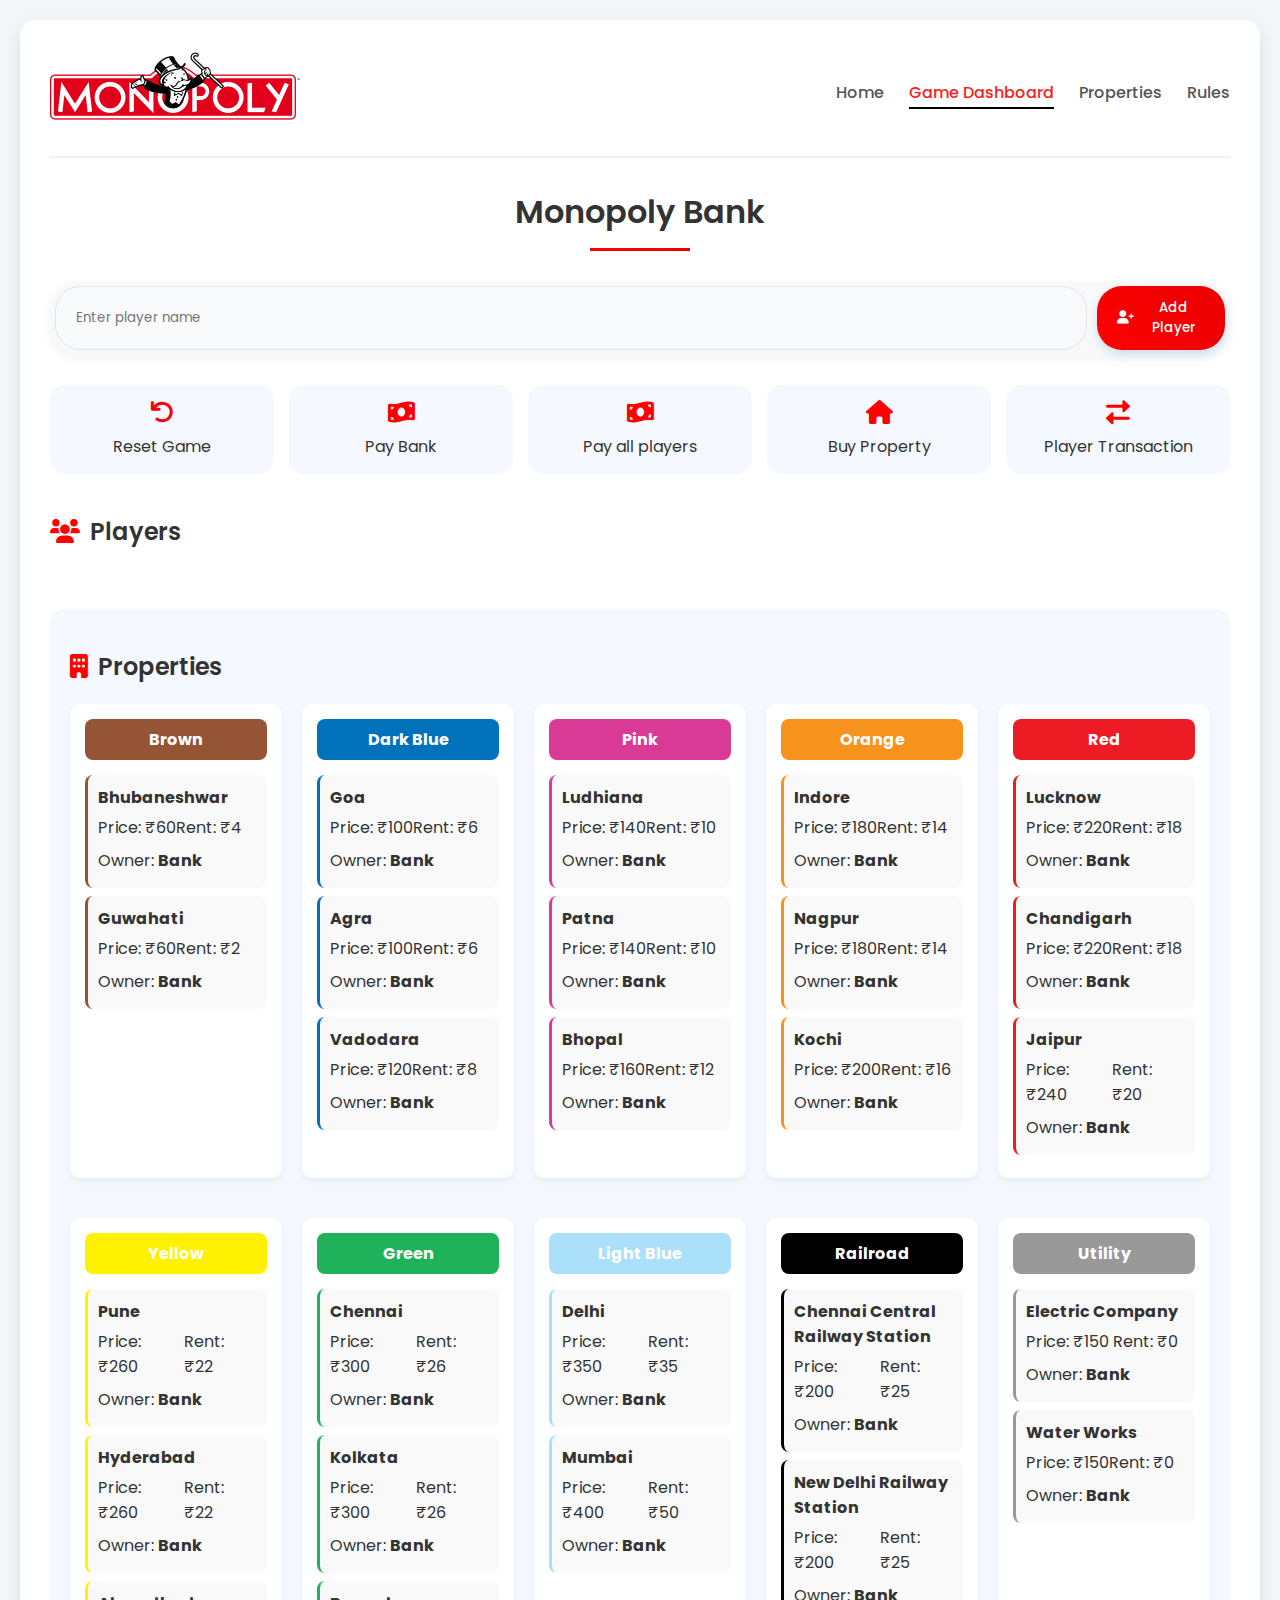
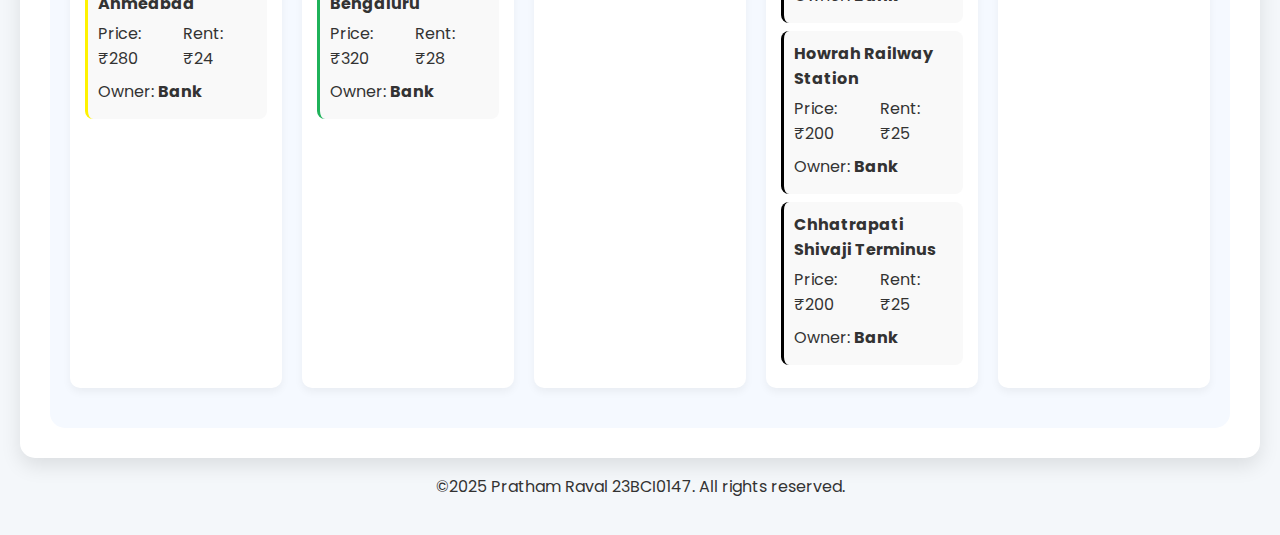
<file: index.html>
<!DOCTYPE html>
<html lang="en">
<head>
    <meta charset="UTF-8">
    <meta name="viewport" content="width=device-width, initial-scale=1.0">
    <title>Monopoly Bank</title>
    <link rel="stylesheet" href="https://cdnjs.cloudflare.com/ajax/libs/font-awesome/6.0.0/css/all.min.css">
    <link rel="stylesheet" href="./style.css">
</head>

<body>
    <div class="container">
        <header>
            <div class="logo">
                <img class="logo-img" src="./Logo.png" alt="Monopoly Logo">
            </div>
            <nav>
                <ul>
                    <li><a href="index.html">Home</a></li>
                    <li><a href="index.html" class="active">Game Dashboard</a></li>
                    <li><a href="#properties" >Properties</a></li>
                    <li><a href="rules.html">Rules</a></li>
                </ul>
            </nav>
        </header>

        <h1 class="page-title">Monopoly Bank</h1>
        
        <div class="input-group">
            <input type="text" id="newPlayerName" placeholder="Enter player name">
            <button onclick="addPlayer()"><i class="fas fa-user-plus"></i> Add Player</button>
        </div>

        <div class="action-buttons">
            <div class="action-button" onclick="resetDataWithPasskey()">
                <i class="fas fa-undo  "></i>
                <span>Reset Game</span>
            </div>
            <div class="action-button" onclick="payBank()">
                <i class="fas fa-money-bill-wave"></i>
                <span>Pay Bank</span>
            </div>
            <div class="action-button" onclick="payAllPlayers()">
                <i class="fas fa-money-bill-wave"></i>
                <span>Pay all players</span>
            </div>
            <div class="action-button" onclick="showPropertyModal()">
                <i class="fas fa-home"></i>
                <span>Buy Property</span>
            </div>
        </div>

        <div class="main-content">
            <h2 class="section-title"><i class="fas fa-users"></i> Players</h2>
            <div id="playersContainer" class="players-grid">
                <div class="player-card">
                    <div class="player-info">
                        <div class="player-avatar">JD</div>
                        <h3 class="player-name">John Doe</h3>
                    </div>
                    <div class="player-balance">$1,500</div>
                    <div class="player-properties">
                        <span class="property-chip">Oriental Avenue</span>
                        <span class="property-chip">Vermont Avenue</span>
                    </div>
                    <div class="player-actions">
                        <button><i class="fas fa-plus"></i> Add</button>
                        <button><i class="fas fa-minus"></i> Pay</button>
                    </div>
                </div>
            </div>
        </div>
        
        <div id="properties" class="properties-section">
            <h2 class="section-title"><i class="fas fa-building"></i> Properties</h2>
            <div id="propertiesContainer" class="property-groups">
                <div class="property-group">
                    <div class="property-group-header" style="background-color: #955436;">Brown</div>
                    <div class="property-item">
                        <span class="property-name">Mediterranean Avenue</span>
                        <span class="property-price">&#8377;60</span>
                    </div>
                    <div class="property-item">
                        <span class="property-name">Baltic Avenue</span>
                        <span class="property-price">&#8377;60</span>
                    </div>
                </div>
            </div>
        </div>
    </div>

    <div id="transactionModal" style="display: none; position: fixed; top: 0; left: 0; width: 100%; height: 100%; background-color: rgba(0,0,0,0.5); justify-content: center; align-items: center;">
        <div class="transaction-modal">
            <h2 class="modal-title">Transaction</h2>
            <div class="modal-input">
                <input type="number" id="transactionAmount" placeholder="Enter amount">
            </div>
            <div class="modal-actions">
                <button onclick="cancelTransaction()"><i class="fas fa-times"></i> Cancel</button>
                <button onclick="confirmTransaction()"><i class="fas fa-check"></i> Confirm</button>
            </div>
        </div>
    </div>

    <div id="propertyModal" style="display: none; position: fixed; top: 0; left: 0; width: 100%; height: 100%; background-color: rgba(0,0,0,0.5); justify-content: center; align-items: center;">
        <div class="property-modal">
            <h2 class="modal-title">Buy Property</h2>
            <div class="modal-input">
                <select id="propertySelect">
                    <!-- Properties will be added here -->
                </select>
            </div>
            <div class="modal-input">
                <select id="playerSelect">
                    <!-- Players will be added here -->
                </select>
            </div>
            <div class="modal-actions">
                <button onclick="cancelPropertyPurchase()"><i class="fas fa-times"></i> Cancel</button>
                <button onclick="confirmPropertyPurchase()"><i class="fas fa-check"></i> Buy Property</button>
            </div>
        </div>
    </div>
    <footer style="text-align: center;">
        <div>
          <p className="text-sm">&copy;2025 Pratham Raval 23BCI0147. All rights reserved.</p>
        </div>
      </footer>

    <script src="./script.js"></script>
</body>
</html>
</file>
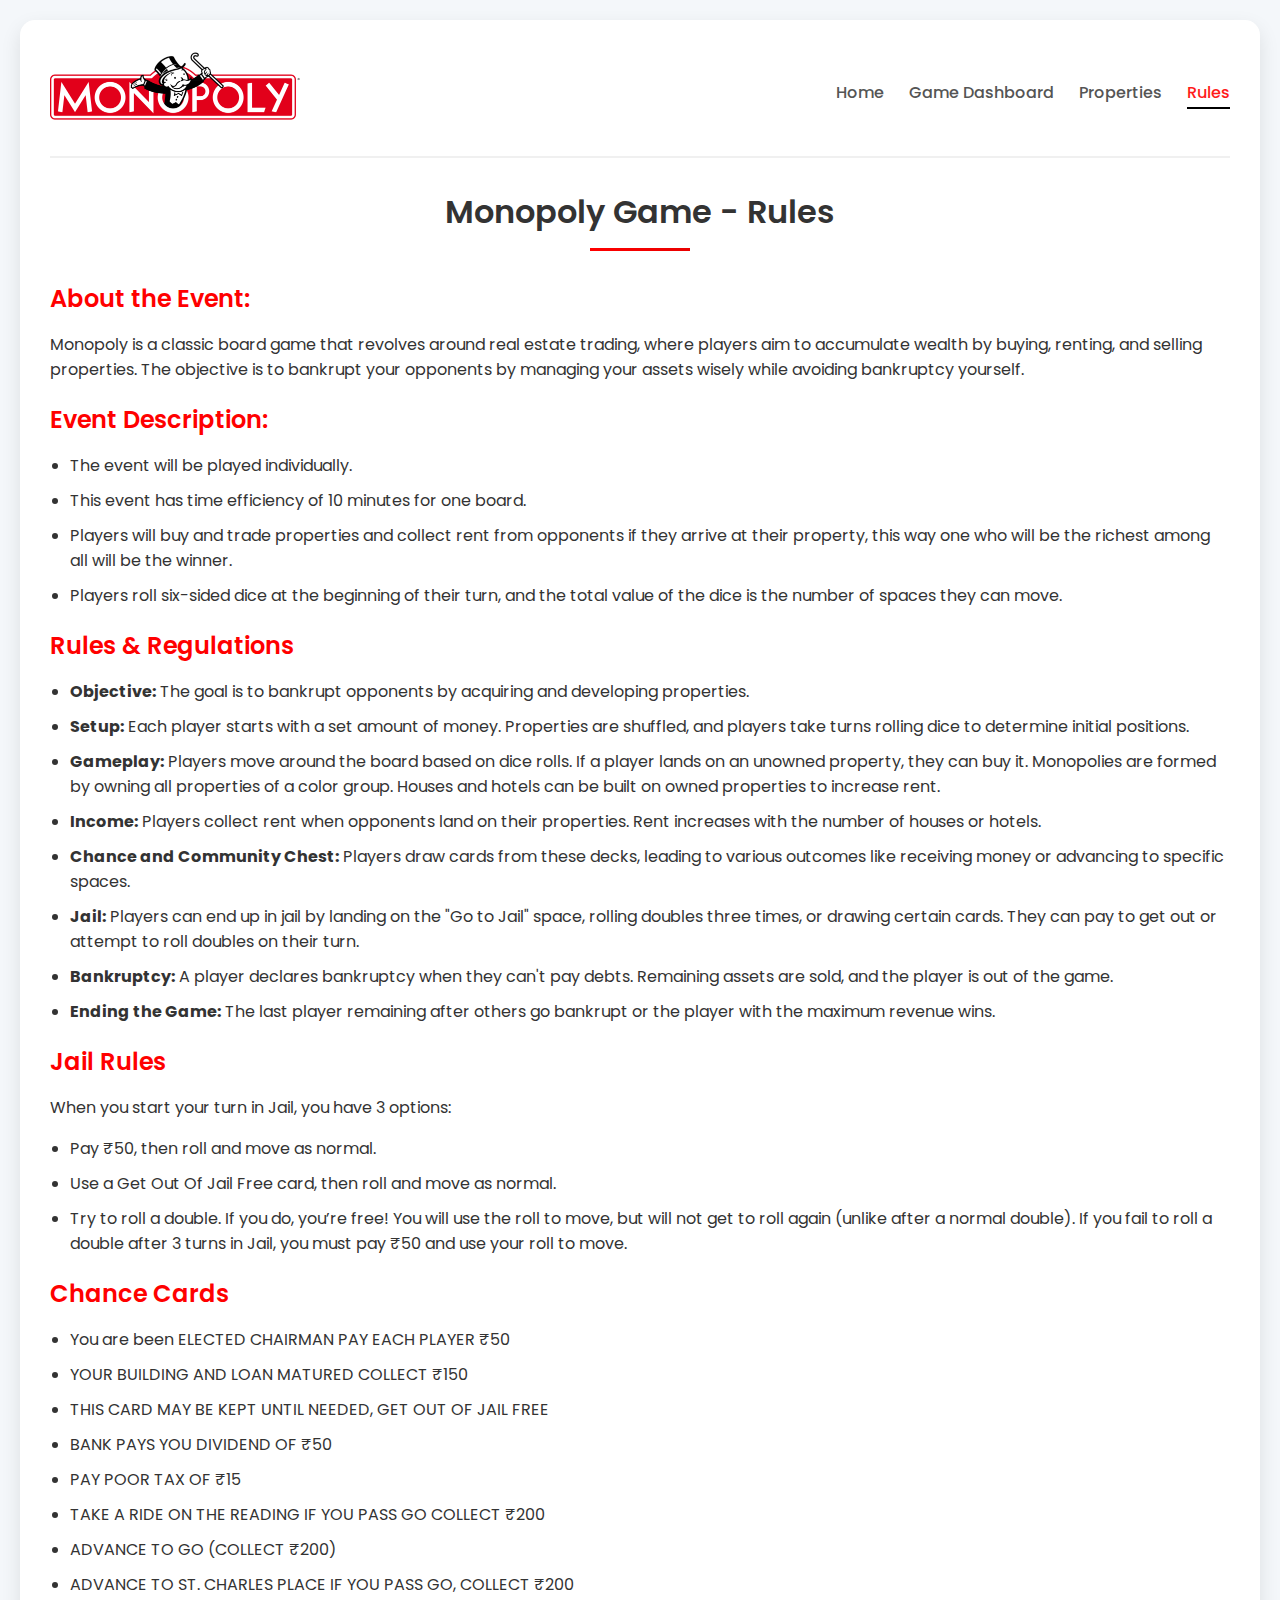
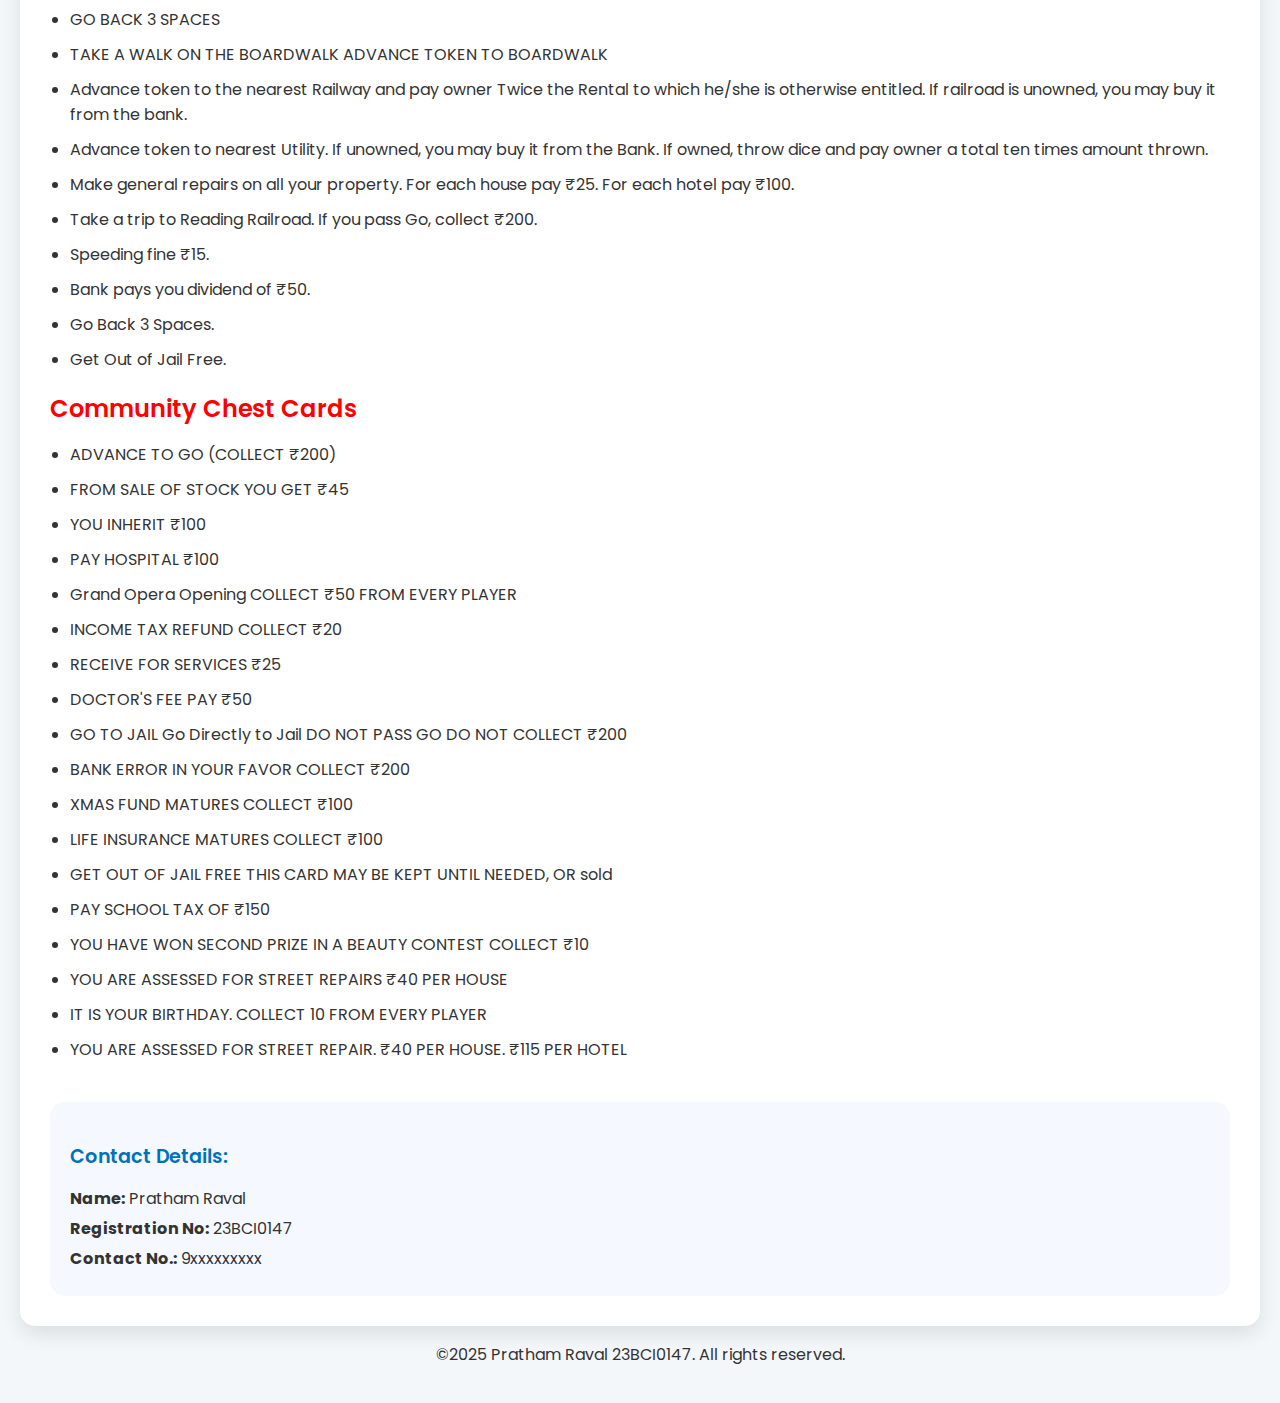
<file: rules.html>
<!DOCTYPE html>
<html lang="en">
<head>
    <meta charset="UTF-8">
    <meta name="viewport" content="width=device-width, initial-scale=1.0">
    <title>Monopoly Bank - Rules</title>
    <link rel="stylesheet" href="https://cdnjs.cloudflare.com/ajax/libs/font-awesome/6.0.0/css/all.min.css">
    <link rel="stylesheet" href="./style.css">
    <style>
        /* Additional Styles */
        .container {
            max-width: 1200px;
            margin: 0 auto;
            background-color: white;
            padding: 30px;
            border-radius: 15px;
            box-shadow: 0 8px 20px rgba(0,0,0,0.1);
        }
        
        header {
            display: flex;
            justify-content: space-between;
            align-items: center;
            margin-bottom: 30px;
            padding-bottom: 20px;
            border-bottom: 2px solid #f0f0f0;
        }
        
        .logo {
            display: flex;
            align-items: center;
            gap: 15px;
        }
        
        .logo-img{
            width :250px;
        }
        
        .logo h1 {
            margin: 0;
            font-size: 1.8rem;
            background: linear-gradient(90deg, #ff0000, #e90000);
            -webkit-background-clip: text;
            -webkit-text-fill-color: transparent;
        }
        
        nav ul {
            display: flex;
            list-style: none;
            gap: 25px;
            margin: 0;
            padding: 0;
        }
        
        nav a {
            text-decoration: none;
            color: #555;
            font-weight: 500;
            padding: 5px 0;
            position: relative;
            transition: color 0.3s;
        }
        
        nav a:hover, nav a.active {
            color: #ff1b1b;
        }
        
        nav a:after {
            content: '';
            position: absolute;
            width: 0;
            height: 2px;
            bottom: 0;
            left: 0;
            background-color: #000000;
            transition: width 0.3s;
        }
        
        nav a:hover:after, nav a.active:after {
            width: 100%;
        }
        
        .page-title {
            text-align: center;
            margin-bottom: 30px;
            position: relative;
            padding-bottom: 15px;
        }
        
        .page-title:after {
            content: '';
            position: absolute;
            width: 100px;
            height: 3px;
            bottom: 0;
            left: 50%;
            transform: translateX(-50%);
            background: linear-gradient(90deg, #ff0000, #e90000);
        }
        
        .rules-content {
            margin-bottom: 40px;
        }
        
        .rules-content h2 {
            font-size: 1.5rem;
            color: #ff0000;
            margin-bottom: 15px;
        }
        
        .rules-content ul {
            list-style-type: disc;
            padding-left: 20px;
        }
        
        .rules-content ul li {
            margin-bottom: 10px;
        }
        
        .contact-details {
            margin-top: 40px;
            padding: 20px;
            background-color: #f5f9ff;
            border-radius: 15px;
        }
        
        .contact-details h3 {
            font-size: 1.2rem;
            color: #0072bb;
            margin-bottom: 15px;
        }
        
        .contact-details p {
            margin: 5px 0;
        }
        @media (max-width: 768px) {
            header {
                flex-direction: column;
                gap: 20px;
            }
            
            .logo {
                justify-content: center;
            }
            
            nav ul {
                justify-content: center;
                flex-wrap: wrap;
            }
        }
    </style>
</head>
<body>
    <div class="container">
        <header>
            <div class="logo">
                <img class="logo-img" src="./Logo.png" alt="Monopoly Logo">
            </div>
            <nav>
                <ul>
                    <li><a href="index.html">Home</a></li>
                    <li><a href="index.html">Game Dashboard</a></li>
                    <li><a href="index.html">Properties</a></li>
                    <li><a href="rules.html" class="active">Rules</a></li>
                </ul>
            </nav>
        </header>

        <h1 class="page-title">Monopoly Game - Rules</h1>
        
        <div class="rules-content">
            <h2>About the Event:</h2>
            <p>Monopoly is a classic board game that revolves around real estate trading, where players aim to accumulate wealth by buying, renting, and selling properties. The objective is to bankrupt your opponents by managing your assets wisely while avoiding bankruptcy yourself.</p>
            
            <h2>Event Description:</h2>
            <ul>
                <li>The event will be played individually.</li>
                <li>This event has time efficiency of 10 minutes for one board.</li>
                <li>Players will buy and trade properties and collect rent from opponents if they arrive at their property, this way one who will be the richest among all will be the winner.</li>
                <li>Players roll six-sided dice at the beginning of their turn, and the total value of the dice is the number of spaces they can move.</li>
            </ul>
            
            <h2>Rules & Regulations</h2>
            <ul>
                <li><strong>Objective:</strong> The goal is to bankrupt opponents by acquiring and developing properties.</li>
                <li><strong>Setup:</strong> Each player starts with a set amount of money. Properties are shuffled, and players take turns rolling dice to determine initial positions.</li>
                <li><strong>Gameplay:</strong> Players move around the board based on dice rolls. If a player lands on an unowned property, they can buy it. Monopolies are formed by owning all properties of a color group. Houses and hotels can be built on owned properties to increase rent.</li>
                <li><strong>Income:</strong> Players collect rent when opponents land on their properties. Rent increases with the number of houses or hotels.</li>
                <li><strong>Chance and Community Chest:</strong> Players draw cards from these decks, leading to various outcomes like receiving money or advancing to specific spaces.</li>
                <li><strong>Jail:</strong> Players can end up in jail by landing on the "Go to Jail" space, rolling doubles three times, or drawing certain cards. They can pay to get out or attempt to roll doubles on their turn.</li>
                <li><strong>Bankruptcy:</strong> A player declares bankruptcy when they can't pay debts. Remaining assets are sold, and the player is out of the game.</li>
                <li><strong>Ending the Game:</strong> The last player remaining after others go bankrupt or the player with the maximum revenue wins.</li>
            </ul>

            <h2>Jail Rules</h2>
            <p>When you start your turn in Jail, you have 3 options:</p>
            <ul>
                <li>Pay ₹50, then roll and move as normal.</li>
                <li>Use a Get Out Of Jail Free card, then roll and move as normal.</li>
                <li>Try to roll a double. If you do, you’re free! You will use the roll to move, but will not get to roll again (unlike after a normal double). If you fail to roll a double after 3 turns in Jail, you must pay ₹50 and use your roll to move.</li>
            </ul>

            <h2>Chance Cards</h2>
            <ul>
                <li>You are been ELECTED CHAIRMAN PAY EACH PLAYER ₹50</li>
                <li>YOUR BUILDING AND LOAN MATURED COLLECT ₹150</li>
                <li>THIS CARD MAY BE KEPT UNTIL NEEDED, GET OUT OF JAIL FREE</li>
                <li>BANK PAYS YOU DIVIDEND OF ₹50</li>
                <li>PAY POOR TAX OF ₹15</li>
                <li>TAKE A RIDE ON THE READING IF YOU PASS GO COLLECT ₹200</li>
                <li>ADVANCE TO GO (COLLECT ₹200)</li>
                <li>ADVANCE TO ST. CHARLES PLACE IF YOU PASS GO, COLLECT ₹200</li>
                <li>GO BACK 3 SPACES</li>
                <li>TAKE A WALK ON THE BOARDWALK ADVANCE TOKEN TO BOARDWALK</li>
                <li>Advance token to the nearest Railway and pay owner Twice the Rental to which he/she is otherwise entitled. If railroad is unowned, you may buy it from the bank.</li>
                <li>Advance token to nearest Utility. If unowned, you may buy it from the Bank. If owned, throw dice and pay owner a total ten times amount thrown.</li>
                <li>Make general repairs on all your property. For each house pay ₹25. For each hotel pay ₹100.</li>
                <li>Take a trip to Reading Railroad. If you pass Go, collect ₹200.</li>
                <li>Speeding fine ₹15.</li>
                <li>Bank pays you dividend of ₹50.</li>
                <li>Go Back 3 Spaces.</li>
                <li>Get Out of Jail Free.</li>
            </ul>

            <h2>Community Chest Cards</h2>
            <ul>
                <li>ADVANCE TO GO (COLLECT ₹200)</li>
                <li>FROM SALE OF STOCK YOU GET ₹45</li>
                <li>YOU INHERIT ₹100</li>
                <li>PAY HOSPITAL ₹100</li>
                <li>Grand Opera Opening COLLECT ₹50 FROM EVERY PLAYER</li>
                <li>INCOME TAX REFUND COLLECT ₹20</li>
                <li>RECEIVE FOR SERVICES ₹25</li>
                <li>DOCTOR'S FEE PAY ₹50</li>
                <li>GO TO JAIL Go Directly to Jail DO NOT PASS GO DO NOT COLLECT ₹200</li>
                <li>BANK ERROR IN YOUR FAVOR COLLECT ₹200</li>
                <li>XMAS FUND MATURES COLLECT ₹100</li>
                <li>LIFE INSURANCE MATURES COLLECT ₹100</li>
                <li>GET OUT OF JAIL FREE THIS CARD MAY BE KEPT UNTIL NEEDED, OR sold</li>
                <li>PAY SCHOOL TAX OF ₹150</li>
                <li>YOU HAVE WON SECOND PRIZE IN A BEAUTY CONTEST COLLECT ₹10</li>
                <li>YOU ARE ASSESSED FOR STREET REPAIRS ₹40 PER HOUSE</li>
                <li>IT IS YOUR BIRTHDAY. COLLECT 10 FROM EVERY PLAYER</li>
                <li>YOU ARE ASSESSED FOR STREET REPAIR. ₹40 PER HOUSE. ₹115 PER HOTEL</li>
            </ul>
        </div>

        <div class="contact-details">
            <h3>Contact Details:</h3>
            <p><strong>Name:</strong> Pratham Raval</p>
            <p><strong>Registration No:</strong> 23BCI0147</p>
            <p><strong>Contact No.:</strong> 9xxxxxxxxx</p>
        </div>
    </div>
    <footer style="text-align: center;">
        <div>
          <p className="text-sm">&copy;2025 Pratham Raval 23BCI0147. All rights reserved.</p>
        </div>
      </footer>

    <script src="./script.js"></script>
</body>
</html>
</file>
<file: style.css>
/* Import Google Fonts */
@import url('https://fonts.googleapis.com/css2?family=Poppins:wght@400;500;600;700&display=swap');

.container {
    max-width: 1200px;
    margin: 0 auto;
    background-color: white;
    padding: 30px;
    border-radius: 15px;
    box-shadow: 0 8px 20px rgba(0,0,0,0.1);
}

header {
    display: flex;
    justify-content: space-between;
    align-items: center;
    margin-bottom: 30px;
    padding-bottom: 20px;
    border-bottom: 2px solid #f0f0f0;
}

.logo {
    display: flex;
    align-items: center;
    gap: 15px;
}

.logo-img{
    width :250px;
}

.logo h1 {
    margin: 0;
    font-size: 1.8rem;
    background: linear-gradient(90deg, #ff0000, #e90000);
    -webkit-background-clip: text;
    -webkit-text-fill-color: transparent;
}

nav ul {
    display: flex;
    list-style: none;
    gap: 25px;
    margin: 0;
    padding: 0;
}

nav a {
    text-decoration: none;
    color: #555;
    font-weight: 500;
    padding: 5px 0;
    position: relative;
    transition: color 0.3s;
}

nav a:hover, nav a.active {
    color: #ff1b1b;
}

nav a:after {
    content: '';
    position: absolute;
    width: 0;
    height: 2px;
    bottom: 0;
    left: 0;
    background-color: #000000;
    transition: width 0.3s;
}

nav a:hover:after, nav a.active:after {
    width: 100%;
}

.page-title {
    text-align: center;
    margin-bottom: 30px;
    position: relative;
    padding-bottom: 15px;
}

.page-title:after {
    content: '';
    position: absolute;
    width: 100px;
    height: 3px;
    bottom: 0;
    left: 50%;
    transform: translateX(-50%);
    background: linear-gradient(90deg, #ff0000, #e90000);
}

.input-group {
    display: flex;
    gap: 10px;
    margin-bottom: 30px;
    box-shadow: 0 4px 12px rgba(0,0,0,0.05);
    border-radius: 30px;
    padding: 5px;
    background-color: #f9f9f9;
}

.input-group input {
    border-radius: 25px;
    border: none;
    background-color: transparent;
    padding: 12px 20px;
    flex-grow: 1;
}

.action-buttons {
    display: grid;
    grid-template-columns: repeat(auto-fit, minmax(150px, 1fr));
    gap: 15px;
    margin-bottom: 40px;
}

.action-button {
    display: flex;
    flex-direction: column;
    align-items: center;
    gap: 10px;
    padding: 15px;
    border-radius: 15px;
    background-color: #f5f9ff;
    transition: all 0.3s ease;
}

.action-button:hover {
    background-color: #e1eeff;
}

.action-button i {
    font-size: 24px;
    color: #ff0000;
}

.main-content {
    margin-bottom: 40px;
}

.section-title {
    margin-bottom: 20px;
    display: flex;
    align-items: center;
    gap: 10px;
    font-size: 1.5rem;
}

.section-title i {
    color: #ff0000;
}

.players-grid {
    display: grid;
    grid-template-columns: repeat(auto-fit, minmax(280px, 1fr));
    gap: 20px;
    margin-bottom: 40px;
}

.player-card {
    position: relative;
    overflow: hidden;
}

.player-card .player-info {
    display: flex;
    align-items: center;
    gap: 15px;
    margin-bottom: 15px;
}

.player-card .player-avatar {
    width: 50px;
    height: 50px;
    border-radius: 50%;
    background-color: #ffe1e1;
    display: flex;
    align-items: center;
    justify-content: center;
    font-size: 20px;
    font-weight: bold;
    color: #0072bb;
}

.player-card .player-name {
    font-size: 1.2rem;
    font-weight: bold;
    margin: 0;
}

.player-card .player-balance {
    font-size: 1.8rem;
    font-weight: bold;
    color: #0072bb;
    margin: 10px 0;
}

.player-card .player-properties {
    display: flex;
    flex-wrap: wrap;
    gap: 8px;
    margin-top: 15px;
}

.player-card .property-chip {
    padding: 5px 10px;
    border-radius: 15px;
    font-size: 0.8rem;
    color: white;
    background-color: #0072bb;
}

.player-actions {
    display: flex;
    gap: 10px;
    margin-top: 15px;
}

.player-actions button {
    padding: 8px 15px;
    font-size: 0.9rem;
}

.properties-section {
    background-color: #f5f9ff;
    border-radius: 15px;
    padding: 20px;
    margin-top: 40px;
}

.property-groups {
    display: grid;
    grid-template-columns: repeat(auto-fit, minmax(200px, 1fr));
    gap: 20px;
}

.property-group {
    border-radius: 10px;
    padding: 15px;
    box-shadow: 0 4px 8px rgba(0,0,0,0.05);
    background-color: white;
}

.property-group-header {
    padding: 8px;
    border-radius: 8px;
    margin-bottom: 10px;
    text-align: center;
    font-weight: bold;
    color: white;
}

.property-item {
    padding: 8px;
    margin: 5px 0;
    border-radius: 8px;
    background-color: #f9f9f9;
    display: flex;
    justify-content: space-between;
    align-items: center;
}

.property-name {
    font-size: 0.9rem;
}

.property-price {
    font-weight: bold;
    color: #0072bb;
}

.transaction-modal, .property-modal {
    background-color: white;
    padding: 25px;
    border-radius: 15px;
    box-shadow: 0 10px 30px rgba(0,0,0,0.2);
    width: 400px;
    max-width: 90%;
}

.modal-title {
    text-align: center;
    margin-bottom: 20px;
    color: #0072bb;
}

.modal-input {
    margin-bottom: 20px;
}

.modal-actions {
    display: flex;
    justify-content: flex-end;
    gap: 15px;
}

@media (max-width: 768px) {
    header {
        flex-direction: column;
        gap: 20px;
    }
    
    .logo {
        justify-content: center;
    }
    
    nav ul {
        justify-content: center;
        flex-wrap: wrap;
    }
}
/* General Styles */
body {
    background-color: #f4f7fa;
    font-family: 'Poppins', sans-serif;
    margin: 0;
    padding: 20px;
    color: #333;
}

h1, h2, h3 {
    font-weight: 600;
}

/* Button Styles */
button {
    border-radius: 25px;
    background: linear-gradient(45deg, #ff0000, #e90000);
    color: white;
    padding: 12px 20px;
    border: none;
    cursor: pointer;
    font-family: 'Poppins', sans-serif;
    font-weight: 500;
    display: flex;
    align-items: center;
    justify-content: center;
    gap: 8px;
    transition: all 0.3s ease;
    box-shadow: 0 4px 10px rgba(0, 114, 187, 0.2);
}

button:hover {
    background: linear-gradient(45deg, #ff0101, #890000);
    transform: translateY(-2px);
    box-shadow: 0 6px 15px rgba(187, 0, 0, 0.25);
}

button:active {
    transform: translateY(1px);
}

/* Card Styles */
.player-card, .property-card {
    background-color: #ffffff;
    border-radius: 15px;
    box-shadow: 0 5px 15px rgba(0, 0, 0, 0.05);
    padding: 20px;
    transition: all 0.3s ease;
    border-left: 4px solid #0072bb;
}

.player-card:hover, .property-card:hover {
    transform: translateY(-5px);
    box-shadow: 0 8px 25px rgba(0, 0, 0, 0.1);
}

/* Input and Select Styles */
input[type="text"], input[type="number"], select {
    border: 1px solid #e1e5eb;
    border-radius: 25px;
    padding: 12px 20px;
    width: 100%;
    font-family: 'Poppins', sans-serif;
    transition: all 0.3s ease;
    box-sizing: border-box;
    background-color: #f8fafc;
}

input[type="text"]:focus, input[type="number"]:focus, select:focus {
    border-color: #0072bb;
    outline: none;
    box-shadow: 0 0 0 3px rgba(0, 114, 187, 0.1);
    background-color: #fff;
}

/* Color Schemes for Property Groups */
.brown { background-color: #955436; }
.light-blue { background-color: #aae0fa; }
.pink { background-color: #d93a96; }
.orange { background-color: #f7941d; }
.red { background-color: #ed1b24; }
.yellow { background-color: #fef200; }
.green { background-color: #1fb25a; }
.dark-blue { background-color: #0072bb; }
.railroad { background-color: #221e1f; }
.utility { background-color: #6d6e71; }

/* Animations */
@keyframes fadeIn {
    from { opacity: 0; transform: translateY(10px); }
    to { opacity: 1; transform: translateY(0); }
}

@keyframes pulse {
    0% { transform: scale(1); }
    50% { transform: scale(1.05); }
    100% { transform: scale(1); }
}

.fade-in {
    animation: fadeIn 0.5s ease forwards;
}

/* Responsive Design */
@media (max-width: 768px) {
    .container {
        padding: 15px;
    }
    
    .page-title {
        font-size: 1.5rem;
    }
    
    .action-buttons {
        grid-template-columns: 1fr 1fr;
    }
    
    .players-grid {
        grid-template-columns: 1fr;
    }
}

/* Custom Scrollbar */
::-webkit-scrollbar {
    width: 8px;
    height: 8px;
}

::-webkit-scrollbar-track {
    background: #f1f1f1;
    border-radius: 10px;
}

::-webkit-scrollbar-thumb {
    background: #ff0000;
    border-radius: 10px;
}

::-webkit-scrollbar-thumb:hover {
    background: #ff0000;
}

html{
    scroll-behavior: smooth;
}
</file>
